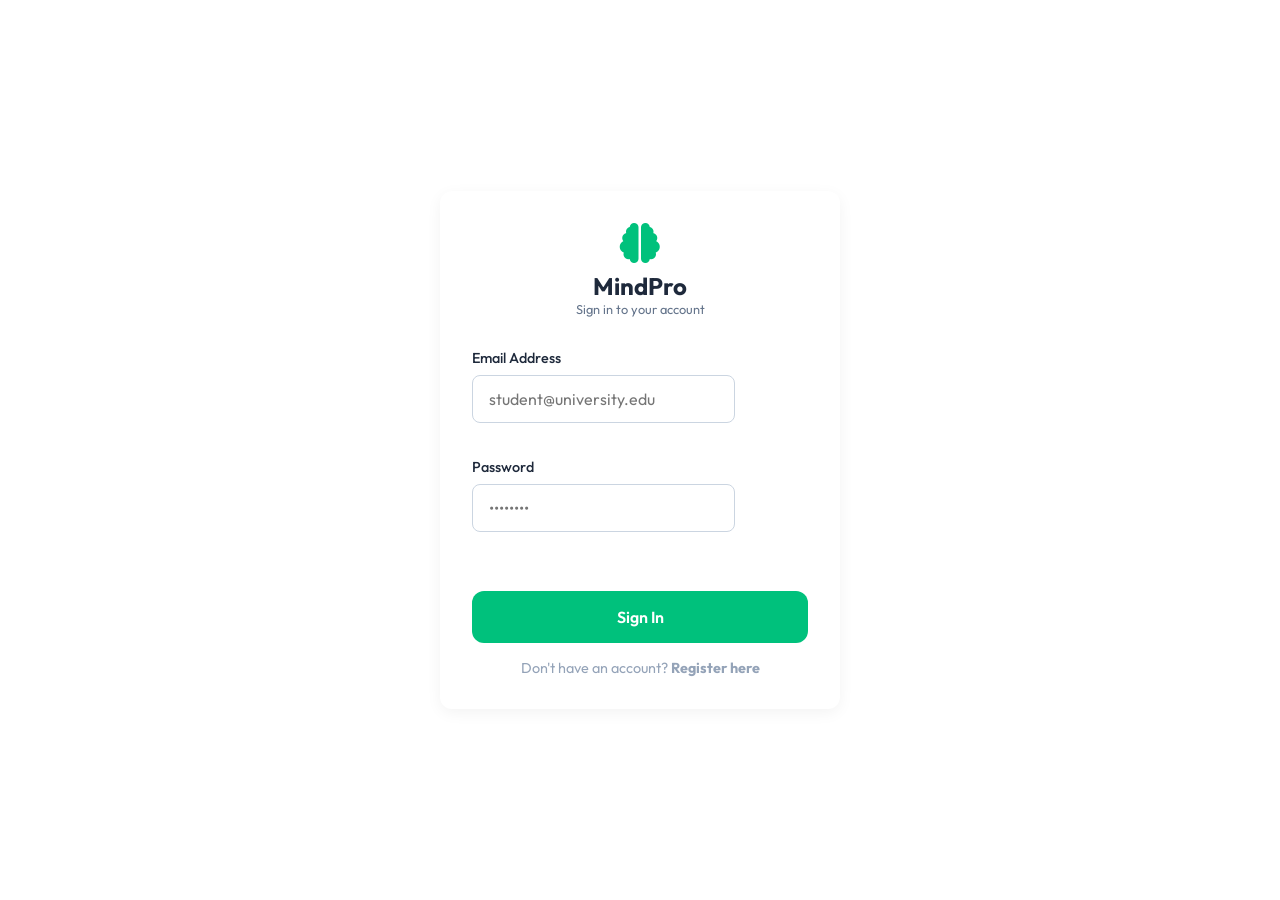
<file: static/index.html>
<!DOCTYPE html>
<html lang="en">
<head>
    <meta charset="UTF-8">
    <meta name="viewport" content="width=device-width, initial-scale=1.0">
    <title>AI Mind Tracker Dashboard</title>
    <link href="https://fonts.googleapis.com/css2?family=Outfit:wght@300;400;500;600;700&display=swap" rel="stylesheet">
    <link rel="stylesheet" href="style.css">
    <!-- Icon font for sidebar -->
    <link rel="stylesheet" href="https://cdnjs.cloudflare.com/ajax/libs/font-awesome/6.4.0/css/all.min.css">
</head>
</head>
<body>
    <script>
        // Protect the dashboard route immediately
        if (!localStorage.getItem('token')) {
            window.location.href = 'login.html';
        }
    </script>
    <div class="app-layout">
        <!-- Sidebar -->
        <aside class="sidebar">
            <div class="logo">
                <i class="fa-solid fa-brain" style="color: #00c17c;"></i>
                <span>MindPro</span>
            </div>
            
            <div class="nav-section">
                <span class="nav-label">MAIN</span>
                <nav>
                    <a href="#" class="nav-link active" data-target="dashboard-view"><i class="fa-solid fa-house"></i> Dashboard</a>
                    <a href="#" id="open-log-btn"><i class="fa-solid fa-pen-to-square"></i> Log Day</a>
                    <a href="#" class="nav-link" data-target="routine-view"><i class="fa-solid fa-calendar-check"></i> Routine</a>
                </nav>
            </div>

            <div class="nav-section">
                <span class="nav-label">OTHER</span>
                <nav>
                    <a href="#" class="nav-link" data-target="settings-view"><i class="fa-solid fa-gear"></i> Settings</a>
                    <a href="#" class="nav-link" data-target="help-view"><i class="fa-regular fa-circle-question"></i> Help</a>
                </nav>
            </div>
        </aside>

        <!-- Main Content -->
        <main class="main-content">
            <!-- Top Header -->
            <header class="top-header">
                <div class="page-title">Home page</div>
                <div class="user-profile">
                    <i class="fa-regular fa-bell"></i>
                    <div class="avatar">👨‍🎓</div>
                    <span class="user-name" id="display-user-name">Student User</span>
                    <button id="logout-btn" class="btn-primary-outline" style="padding: 0.25rem 0.75rem; font-size: 0.8rem; margin-left: 1rem;">Logout</button>
                </div>
            </header>

            <!-- Scrollable Content: Dashboard -->
            <div class="view-content active" id="dashboard-view">
                
                <!-- Greeting Banner -->
                <div class="greeting-banner">
                    Great effort so far! Keep up the hard work, and maintain your sleep schedule to reach full potential!
                    <button class="close-banner"><i class="fa-solid fa-xmark"></i></button>
                </div>

                <!-- Dashboard Grid -->
                <div class="dashboard-grid">
                    
                    <!-- Top Left: Overall Performance -->
                    <div class="card performance-card">
                        <h3>Overall Performance</h3>
                        <span class="subtitle">Based on historical data</span>
                        <div class="semi-circle-chart">
                            <div class="semi-circle-bg"></div>
                            <div class="semi-circle-fill" id="perf-fill" style="transform: rotate(45deg);"></div>
                            <div class="semi-circle-inner">
                                <span class="perf-score" id="perf-score-text">0%</span>
                                <span class="perf-label">PRODUCTIVITY</span>
                            </div>
                        </div>
                    </div>

                    <!-- Top Right: Stat Quick View (2x2 grid) -->
                    <div class="card stats-grid">
                        <div class="stat-item">
                            <div class="stat-icon bg-green-light"><i class="fa-solid fa-book-open" style="color: #00c17c;"></i></div>
                            <div class="stat-info">
                                <span class="stat-title">Avg Study</span>
                                <span class="stat-value" id="avg-study">0h</span>
                            </div>
                            <div class="stat-circle border-green" id="study-ring">--</div>
                        </div>
                        <div class="stat-item">
                            <div class="stat-icon bg-orange-light"><i class="fa-solid fa-bed" style="color: #ff9800;"></i></div>
                            <div class="stat-info">
                                <span class="stat-title">Avg Sleep</span>
                                <span class="stat-value" id="avg-sleep">0h</span>
                            </div>
                            <div class="stat-circle border-orange" id="sleep-ring">--</div>
                        </div>
                        <div class="stat-item">
                            <div class="stat-icon bg-purple-light"><i class="fa-solid fa-mobile-screen" style="color: #9c27b0;"></i></div>
                            <div class="stat-info">
                                <span class="stat-title">Avg Screen</span>
                                <span class="stat-value" id="avg-phone">0h</span>
                            </div>
                            <div class="stat-circle border-purple" id="phone-ring">--</div>
                        </div>
                        <div class="stat-item">
                            <div class="stat-icon bg-blue-light"><i class="fa-solid fa-heart-pulse" style="color: #2196f3;"></i></div>
                            <div class="stat-info">
                                <span class="stat-title">Risk Level</span>
                                <span class="stat-value" id="cur-risk">Low</span>
                            </div>
                            <div class="stat-circle border-blue"><i class="fa-solid fa-check"></i></div>
                        </div>
                    </div>

                    <!-- Recent Logs (Bottom Left) -->
                    <div class="card recent-logs-card">
                        <div class="card-header">
                            <h3>Recent Logs <span id="log-count">(0)</span></h3>
                        </div>
                        
                        <div class="logs-table-wrapper">
                            <table class="logs-table">
                                <thead>
                                    <tr>
                                        <th>Date</th>
                                        <th>Mood</th>
                                        <th>Productivity</th>
                                        <th>Risk</th>
                                        <th></th>
                                    </tr>
                                </thead>
                                <tbody id="history-container">
                                    <!-- Populated by JS -->
                                    <tr>
                                        <td colspan="5" class="empty-state">Loading data...</td>
                                    </tr>
                                </tbody>
                            </table>
                        </div>
                    </div>

                    <!-- Right Sidebar Widgets -->
                    <div class="right-widgets">
                        
                        <!-- Streak Widget -->
                        <div class="card streak-card">
                            <h3>Current Streak</h3>
                            <p class="streak-text">You've logged <span id="streak-count">0</span> days in a row.</p>
                            
                            <div class="streak-days">
                                <div class="day active"><i class="fa-solid fa-fire text-orange"></i><span>Mon</span></div>
                                <div class="day active"><i class="fa-solid fa-fire text-orange"></i><span>Tue</span></div>
                                <div class="day active"><i class="fa-solid fa-fire text-orange"></i><span>Wed</span></div>
                                <div class="day"><i class="fa-solid fa-fire text-gray"></i><span>Thu</span></div>
                                <div class="day"><i class="fa-solid fa-fire text-gray"></i><span>Fri</span></div>
                            </div>
                        </div>

                        <!-- Action Plan / Suggestions Widget -->
                        <div class="card action-plan-card">
                            <h3>AI Action Plan</h3>
                            
                            <div class="action-item" id="ai-suggestion-primary">
                                <div class="ai-icon"><i class="fa-solid fa-robot"></i></div>
                                <div>
                                    <h4>Latest Recommendation</h4>
                                    <p class="suggestion-text">Log a day to see suggestions.</p>
                                </div>
                            </div>
                            
                            <button class="btn-primary-outline w-100" id="open-log-btn-2">Log Today's Data</button>
                        </div>

                        <!-- Smart Insights Widget -->
                        <div class="card insights-card" id="insights-widget">
                            <h3>Smart Insights</h3>
                            <p class="subtitle">AI Behavioral Trends</p>
                            <div id="insights-container">
                                <p class="suggestion-text">Log a few more days to unlock behavioral analysis.</p>
                            </div>
                        </div>
                    </div>

                </div>
            </div>

            <!-- Scrollable Content: Routine View -->
            <div class="view-content hidden" id="routine-view">
                <div class="view-header">
                    <h2>Your ML-Generated Routine</h2>
                    <p class="subtitle">Based on your latest Burnout Risk and Productivity Analysis (Machine Learning)</p>
                </div>
                
                <div class="routine-list" id="routine-container">
                    <!-- Populated by JS -->
                    <div class="empty-state">Load a log to generate an ML routine.</div>
                </div>
            </div>

            <!-- Scrollable Content: Settings View -->
            <div class="view-content hidden" id="settings-view">
                <div class="view-header">
                    <h2>Settings & Configuration</h2>
                    <p class="subtitle">Manage constraints and application preferences</p>
                </div>
                
                <div class="card settings-card">
                    <div class="settings-group">
                        <h4>Account Information</h4>
                        <div class="flex-row">
                            <label>Name</label>
                            <input type="text" value="Student User" class="form-input">
                        </div>
                        <div class="flex-row">
                            <label>Email</label>
                            <input type="email" value="student@university.edu" class="form-input">
                        </div>
                    </div>
                    
                    <hr class="divider">
                    
                    <div class="settings-group">
                        <h4>Preferences</h4>
                        <div class="toggle-row">
                            <span>Enable Notifications (Web)</span>
                            <label class="switch">
                                <input type="checkbox" checked>
                                <span class="slider round"></span>
                            </label>
                        </div>
                        <div class="toggle-row">
                            <span>Strict Study Caps (Max 10hrs)</span>
                            <label class="switch">
                                <input type="checkbox">
                                <span class="slider round"></span>
                            </label>
                        </div>
                        <div class="toggle-row">
                            <span>Dark Mode (Coming Soon)</span>
                            <label class="switch">
                                <input type="checkbox" disabled>
                                <span class="slider round"></span>
                            </label>
                        </div>
                    </div>
                    
                    <button class="btn-primary" style="width: auto;">Save Changes</button>
                </div>
            </div>

            <!-- Scrollable Content: Help View -->
            <div class="view-content hidden" id="help-view">
                <div class="view-header">
                    <h2>Help & Support Center</h2>
                    <p class="subtitle">Find answers or contact an academic counselor.</p>
                </div>
                
                <div class="search-bar">
                    <i class="fa-solid fa-magnifying-glass"></i>
                    <input type="text" placeholder="Search for help... (e.g. 'How is Burnout calculated?')">
                </div>
                
                <div class="faq-grid">
                    <div class="faq-card">
                        <h5><i class="fa-solid fa-brain text-blue"></i> How does the ML model work?</h5>
                        <p>We use a Scikit-Learn RandomForestClassifier trained on simulated student lifestyle data to predict burnout likelihood.</p>
                    </div>
                    <div class="faq-card">
                        <h5><i class="fa-solid fa-user-shield text-green"></i> Is my data private?</h5>
                        <p>Yes, all your logs are saved locally in a SQLite database file (`mental_health.db`). It is not sent to external servers.</p>
                    </div>
                    <div class="faq-card">
                        <h5><i class="fa-solid fa-stopwatch text-orange"></i> Why did my productivity drop?</h5>
                        <p>Typically, study sessions longer than 8 hours without adequate sleep result in strongly penalized productivity scores to encourage breaks.</p>
                    </div>
                </div>
            </div>

        </main>
    </div>

    <!-- Log Modal -->
    <div class="modal-overlay hidden" id="log-modal">
        <div class="modal-card">
            <div class="modal-header">
                <h2>Log Today's Reality</h2>
                <button class="close-modal" id="close-modal"><i class="fa-solid fa-xmark"></i></button>
            </div>
            
            <form id="tracker-form">
                <div class="form-group mood-selector">
                    <label>How's your mood?</label>
                    <div class="emoji-group">
                        <input type="radio" id="mood-bad" name="mood" value="bad" required>
                        <label for="mood-bad" class="emoji-btn">😫</label>

                        <input type="radio" id="mood-ok" name="mood" value="ok" checked>
                        <label for="mood-ok" class="emoji-btn">😐</label>

                        <input type="radio" id="mood-great" name="mood" value="great">
                        <label for="mood-great" class="emoji-btn">🚀</label>
                    </div>
                </div>

                <div class="form-group">
                    <label for="study-hours">Study Hours</label>
                    <input type="number" id="study-hours" min="0" max="24" step="0.5" placeholder="e.g. 4.5" required>
                </div>

                <div class="form-group">
                    <label for="sleep-hours">Sleep Hours</label>
                    <input type="number" id="sleep-hours" min="0" max="24" step="0.5" placeholder="e.g. 7" required>
                </div>

                <div class="form-group">
                    <label for="sleep-bedtime">What time did you sleep?</label>
                    <input type="time" id="sleep-bedtime" required>
                </div>

                <div class="form-group">
                    <label for="sleep-quality">Sleep Quality (1-5)</label>
                    <select id="sleep-quality" class="form-input" required>
                        <option value="1">1 - Poor</option>
                        <option value="2">2 - Fair</option>
                        <option value="3" selected>3 - OK</option>
                        <option value="4">4 - Good</option>
                        <option value="5">5 - Excellent</option>
                    </select>
                </div>

                <div class="form-group">
                    <label for="comment">Notes / Reflection</label>
                    <textarea id="comment" class="form-input" rows="3" placeholder="How was your day truly? Any specific wins or stressors?"></textarea>
                </div>

                <div class="form-group">
                    <label for="phone-hours">Phone Screen Time (Hrs)</label>
                    <input type="number" id="phone-hours" min="0" max="24" step="0.5" placeholder="e.g. 3" required>
                </div>
                
                <div class="form-group">
                    <label for="stress-level">Stress Level (1-5)</label>
                    <input type="number" id="stress-level" min="1" max="5" step="1" placeholder="e.g. 3" required>
                </div>

                <button type="submit" class="btn-primary" id="analyze-btn">
                    <span>Submit & Analyze</span>
                    <div class="loader hidden"></div>
                </button>
            </form>
        </div>
    </div>

    <script src="app.js"></script>
</body>
</html>
</file>
<file: static/style.css>
:root {
    --bg-main: #f8fbfa;
    --bg-sidebar: #ffffff;
    --card-bg: #ffffff;
    
    --text-dark: #1e293b;
    --text-muted: #64748b;
    --text-light: #94a3b8;
    
    --primary: #00c17c;
    --primary-hover: #00a86b;
    --primary-light: #e6f9f2;
    
    --orange: #ff9800;
    --orange-light: #fff5e6;
    
    --purple: #9c27b0;
    --purple-light: #fae6fa;
    
    --blue: #2196f3;
    --blue-light: #e6f4ff;

    --red: #ef4444;
    --red-light: #fee2e2;
    
    --border-color: #f1f5f9;
    --shadow-soft: 0 4px 6px -1px rgba(0, 0, 0, 0.05), 0 2px 4px -1px rgba(0, 0, 0, 0.03);
}

* {
    margin: 0;
    padding: 0;
    box-sizing: border-box;
    font-family: 'Outfit', sans-serif;
}

body {
    background-color: var(--bg-main);
    color: var(--text-dark);
    height: 100vh;
    overflow: hidden;
}

/* Layout */
.app-layout {
    display: flex;
    height: 100vh;
}

/* Sidebar */
.sidebar {
    width: 240px;
    background: var(--bg-sidebar);
    border-right: 1px solid var(--border-color);
    padding: 1.5rem 0;
    display: flex;
    flex-direction: column;
}

.logo {
    font-size: 1.5rem;
    font-weight: 700;
    color: var(--text-dark);
    padding: 0 1.5rem;
    margin-bottom: 2rem;
    display: flex;
    align-items: center;
    gap: 0.5rem;
}

.nav-section {
    margin-bottom: 2rem;
}

.nav-label {
    font-size: 0.75rem;
    font-weight: 600;
    color: var(--text-light);
    padding: 0 1.5rem;
    margin-bottom: 0.5rem;
    display: block;
    letter-spacing: 0.05em;
}

.sidebar nav a {
    display: flex;
    align-items: center;
    gap: 1rem;
    text-decoration: none;
    color: var(--text-muted);
    padding: 0.75rem 1.5rem;
    font-weight: 500;
    transition: all 0.2s;
}

.sidebar nav a:hover {
    color: var(--primary);
    background: var(--primary-light);
}

.sidebar nav a.active {
    color: white;
    background: var(--primary);
    border-radius: 0 20px 20px 0;
    margin-right: 1rem;
}

.sidebar nav a i {
    width: 20px;
    text-align: center;
}

/* Main Content Area */
.main-content {
    flex: 1;
    display: flex;
    flex-direction: column;
    overflow-y: auto;
}

/* Top Header */
.top-header {
    background: var(--bg-sidebar);
    border-bottom: 1px solid var(--border-color);
    padding: 1rem 2rem;
    display: flex;
    justify-content: space-between;
    align-items: center;
    position: sticky;
    top: 0;
    z-index: 10;
}

.page-title {
    font-weight: 600;
    color: var(--text-muted);
}

.user-profile {
    display: flex;
    align-items: center;
    gap: 1.5rem;
}

.user-profile i.fa-bell {
    color: var(--text-muted);
    font-size: 1.2rem;
    cursor: pointer;
}

.avatar {
    width: 36px;
    height: 36px;
    background: var(--primary-light);
    border-radius: 50%;
    display: flex;
    align-items: center;
    justify-content: center;
    font-size: 1.2rem;
}

.user-name {
    font-size: 0.9rem;
    font-weight: 500;
}

/* Dashboard Content */
.dashboard-content {
    padding: 2rem;
    max-width: 1400px;
    margin: 0 auto;
    width: 100%;
}

/* Greeting Banner */
.greeting-banner {
    background: #e8f5e9;
    color: #2e7d32;
    padding: 1rem 1.5rem;
    border-radius: 12px;
    margin-bottom: 2rem;
    font-weight: 500;
    display: flex;
    justify-content: space-between;
    align-items: center;
}

.close-banner {
    background: transparent;
    border: none;
    color: #2e7d32;
    cursor: pointer;
    font-size: 1.2rem;
}

/* Grid Layout */
.dashboard-grid {
    display: grid;
    grid-template-columns: 2fr 3fr 2fr;
    grid-template-rows: auto auto;
    gap: 1.5rem;
}

.card {
    background: var(--card-bg);
    border-radius: 16px;
    padding: 1.5rem;
    box-shadow: var(--shadow-soft);
    border: 1px solid var(--border-color);
}

.card h3 {
    font-size: 1.1rem;
    font-weight: 600;
    margin-bottom: 0.2rem;
    color: var(--text-dark);
}

.subtitle {
    font-size: 0.8rem;
    color: var(--text-muted);
    display: block;
    margin-bottom: 1.5rem;
}

/* Performance Semi Circle Chart */
.semi-circle-chart {
    position: relative;
    width: 200px;
    height: 100px;
    margin: 2rem auto;
    overflow: hidden;
}

.semi-circle-bg {
    position: absolute;
    top: 0; left: 0;
    width: 200px; height: 200px;
    border: 20px solid #f1f5f9;
    border-radius: 50%;
}

.semi-circle-fill {
    position: absolute;
    top: 0; left: 0;
    width: 200px; height: 200px;
    border: 20px solid var(--primary);
    border-radius: 50%;
    border-bottom-color: transparent;
    border-right-color: transparent;
    transform: rotate(45deg); /* Default 0% */
    transition: transform 1s ease-out;
}

.semi-circle-inner {
    position: absolute;
    bottom: 0;
    width: 100%;
    text-align: center;
}

.perf-score {
    font-size: 2.5rem;
    font-weight: 800;
    color: var(--text-dark);
    display: block;
    line-height: 1;
}

.perf-label {
    font-size: 0.75rem;
    font-weight: 600;
    color: var(--text-muted);
    letter-spacing: 0.1em;
}

/* Performance Card */
.performance-card {
    grid-column: 1 / 2;
    grid-row: 1 / 2;
}

/* Stats Quick View */
.stats-grid {
    grid-column: 2 / 3;
    grid-row: 1 / 2;
    display: grid;
    grid-template-columns: 1fr 1fr;
    grid-template-rows: 1fr 1fr;
    gap: 1rem;
    padding: 1rem;
}

.stat-item {
    display: flex;
    align-items: center;
    gap: 1rem;
    padding: 0.5rem;
}

.stat-icon {
    width: 48px;
    height: 48px;
    border-radius: 12px;
    display: flex;
    align-items: center;
    justify-content: center;
    font-size: 1.3rem;
}

.bg-green-light { background: var(--primary-light); }
.bg-orange-light { background: var(--orange-light); }
.bg-purple-light { background: var(--purple-light); }
.bg-blue-light { background: var(--blue-light); }

.stat-info {
    flex: 1;
}

.stat-title {
    display: block;
    font-size: 0.85rem;
    color: var(--text-muted);
    margin-bottom: 0.2rem;
}

.stat-value {
    font-size: 1.1rem;
    font-weight: 600;
    color: var(--text-dark);
}

.stat-circle {
    width: 40px;
    height: 40px;
    border-radius: 50%;
    display: flex;
    align-items: center;
    justify-content: center;
    font-size: 0.8rem;
    font-weight: 600;
    border: 2px solid;
}

.border-green { border-color: var(--primary); color: var(--primary); }
.border-orange { border-color: var(--orange); color: var(--orange); }
.border-purple { border-color: var(--purple); color: var(--purple); }
.border-blue { border-color: var(--blue); color: var(--blue); }

/* Recent Logs Table */
.recent-logs-card {
    grid-column: 1 / 3;
    grid-row: 2 / 3;
}

.card-header {
    margin-bottom: 1.5rem;
}

.logs-table-wrapper {
    overflow-x: auto;
}

.logs-table {
    width: 100%;
    border-collapse: collapse;
}

.logs-table th {
    text-align: left;
    color: var(--text-muted);
    font-weight: 500;
    font-size: 0.9rem;
    padding-bottom: 1rem;
    border-bottom: 1px solid var(--border-color);
}

.logs-table td {
    padding: 1rem 0;
    border-bottom: 1px solid var(--border-color);
    vertical-align: middle;
}

.logs-table tr:last-child td {
    border-bottom: none;
}

.log-date {
    display: flex;
    align-items: center;
    gap: 0.5rem;
    font-weight: 500;
}

.log-date .emoji {
    font-size: 1.5rem;
}

.progress-bar {
    width: 100px;
    height: 6px;
    background: #e2e8f0;
    border-radius: 3px;
    margin-right: 10px;
    display: inline-block;
}

.progress-fill {
    height: 100%;
    background: var(--primary);
    border-radius: 3px;
}

.flex-align {
    display: flex;
    align-items: center;
}

.status-badge {
    padding: 0.3rem 0.8rem;
    border-radius: 20px;
    font-size: 0.8rem;
    font-weight: 600;
    display: inline-block;
}

.badge-low { background: var(--primary-light); color: var(--primary); border: 1px solid var(--primary); }
.badge-medium { background: var(--orange-light); color: var(--orange); border: 1px solid var(--orange); }
.badge-high { background: var(--red-light); color: var(--red); border: 1px solid var(--red); }

/* Right Widgets */
.right-widgets {
    grid-column: 3 / 4;
    grid-row: 1 / 3;
    display: flex;
    flex-direction: column;
    gap: 1.5rem;
}

.streak-text {
    font-size: 0.9rem;
    color: var(--text-muted);
    margin-bottom: 1rem;
}

.streak-days {
    display: flex;
    justify-content: space-between;
}

.day {
    display: flex;
    flex-direction: column;
    align-items: center;
    gap: 0.5rem;
}

.day i {
    font-size: 1.2rem;
}

.day span {
    font-size: 0.8rem;
    color: var(--text-muted);
}

.text-orange { color: var(--orange); }
.text-gray { color: #cbd5e1; }

.action-plan-card {
    flex: 1;
}

.action-item {
    background: var(--bg-main);
    border: 1px solid var(--border-color);
    border-radius: 12px;
    padding: 1rem;
    margin-bottom: 1.5rem;
    display: flex;
    gap: 1rem;
    align-items: flex-start;
}

.ai-icon {
    background: var(--blue-light);
    color: var(--blue);
    width: 36px; height: 36px;
    border-radius: 8px;
    display: flex;
    align-items: center;
    justify-content: center;
}

.action-item h4 {
    font-size: 0.95rem;
    margin-bottom: 0.3rem;
}

.suggestion-text {
    font-size: 0.85rem;
    color: var(--text-muted);
    line-height: 1.4;
}

/* Modal */
.modal-overlay {
    position: fixed;
    top: 0; left: 0; right: 0; bottom: 0;
    background: rgba(0,0,0,0.5);
    display: flex;
    align-items: center;
    justify-content: center;
    z-index: 100;
    opacity: 1;
    transition: opacity 0.3s;
}

.modal-overlay.hidden {
    opacity: 0;
    pointer-events: none;
}

.modal-card {
    background: white;
    width: 90%;
    max-width: 450px;
    max-height: 90vh;
    overflow-y: auto;
    border-radius: 20px;
    padding: 2rem;
    box-shadow: 0 20px 25px -5px rgba(0, 0, 0, 0.1);
    transform: translateY(0);
    transition: transform 0.3s;
}

.modal-overlay.hidden .modal-card {
    transform: translateY(20px);
}

.modal-header {
    display: flex;
    justify-content: space-between;
    align-items: center;
    margin-bottom: 1.5rem;
}

.close-modal {
    background: transparent;
    border: none;
    font-size: 1.2rem;
    color: var(--text-muted);
    cursor: pointer;
}

/* Forms (re-styled for light mode) */
.form-group {
    margin-bottom: 1.2rem;
}

.form-group label {
    display: block;
    margin-bottom: 0.5rem;
    font-size: 0.9rem;
    color: var(--text-dark);
    font-weight: 500;
}

input[type="number"] {
    width: 100%;
    padding: 0.8rem 1rem;
    background: var(--bg-main);
    border: 1px solid #cbd5e1;
    border-radius: 10px;
    color: var(--text-dark);
    font-size: 1rem;
    outline: none;
    transition: border-color 0.3s;
}

input[type="number"]:focus {
    border-color: var(--primary);
}

.emoji-group {
    display: flex;
    justify-content: space-between;
    gap: 10px;
}

.emoji-group input {
    display: none;
}

.emoji-btn {
    flex: 1;
    text-align: center;
    font-size: 2rem;
    padding: 0.5rem;
    background: var(--bg-main);
    border: 1px solid #cbd5e1;
    border-radius: 15px;
    cursor: pointer;
    transition: all 0.2s ease;
    filter: grayscale(100%);
    opacity: 0.6;
}

.emoji-group input:checked + .emoji-btn {
    filter: grayscale(0%);
    opacity: 1;
    border-color: var(--primary);
    background: var(--primary-light);
}

/* Buttons */
.btn-primary {
    width: 100%;
    padding: 1rem;
    background: var(--primary);
    color: white;
    border: none;
    border-radius: 12px;
    font-size: 1rem;
    font-weight: 600;
    cursor: pointer;
    transition: background 0.3s;
    display: flex;
    justify-content: center;
    margin-top: 1.5rem;
}

.btn-primary:hover {
    background: var(--primary-hover);
}

.btn-primary-outline {
    width: 100%;
    padding: 0.8rem;
    background: transparent;
    color: var(--primary);
    border: 1px solid var(--primary);
    border-radius: 10px;
    font-size: 0.9rem;
    font-weight: 600;
    cursor: pointer;
    transition: all 0.3s;
}

.btn-primary-outline:hover {
    background: var(--primary-light);
}

.w-100 { width: 100%; }

/* View Management */
.view-content {
    padding: 2rem;
    max-width: 1400px;
    margin: 0 auto;
    width: 100%;
}

.view-header {
    margin-bottom: 2rem;
}

.view-header h2 {
    font-size: 1.8rem;
    color: var(--text-dark);
}

/* Routine View */
.routine-list {
    display: flex;
    flex-direction: column;
    gap: 1rem;
    max-width: 800px;
}

.routine-card {
    background: var(--card-bg);
    border-radius: 12px;
    padding: 1.5rem;
    box-shadow: var(--shadow-soft);
    border: 1px solid var(--border-color);
    display: flex;
    gap: 1.5rem;
    align-items: flex-start;
}

.routine-time {
    font-weight: 700;
    color: var(--primary);
    min-width: 80px;
}

.routine-details h4 {
    margin-bottom: 0.5rem;
    font-size: 1.1rem;
}

.routine-details p {
    color: var(--text-muted);
    font-size: 0.95rem;
    line-height: 1.5;
}

/* Settings View */
.settings-card {
    max-width: 800px;
}

.settings-group {
    margin-bottom: 2rem;
}

.settings-group h4 {
    font-size: 1.2rem;
    margin-bottom: 1.5rem;
    color: var(--text-dark);
}

.flex-row {
    display: flex;
    align-items: center;
    margin-bottom: 1rem;
}

.flex-row label {
    width: 150px;
    font-weight: 500;
    color: var(--text-muted);
}

.form-input {
    flex: 1;
    padding: 0.8rem 1rem;
    border: 1px solid #cbd5e1;
    border-radius: 8px;
    outline: none;
    font-size: 1rem;
}

.form-input:focus {
    border-color: var(--primary);
}

.divider {
    border: none;
    height: 1px;
    background: var(--border-color);
    margin: 2rem 0;
}

.toggle-row {
    display: flex;
    justify-content: space-between;
    align-items: center;
    margin-bottom: 1rem;
    padding: 0.5rem 0;
}

/* Toggle Switch */
.switch {
    position: relative;
    display: inline-block;
    width: 50px;
    height: 28px;
}

.switch input { 
    opacity: 0;
    width: 0;
    height: 0;
}

.slider {
    position: absolute;
    cursor: pointer;
    top: 0; left: 0; right: 0; bottom: 0;
    background-color: #cbd5e1;
    transition: .4s;
}

.slider:before {
    position: absolute;
    content: "";
    height: 20px;
    width: 20px;
    left: 4px;
    bottom: 4px;
    background-color: white;
    transition: .4s;
}

input:checked + .slider {
    background-color: var(--primary);
}

input:checked + .slider:before {
    transform: translateX(22px);
}

.slider.round {
    border-radius: 34px;
}

.slider.round:before {
    border-radius: 50%;
}

/* Help View */
.search-bar {
    max-width: 800px;
    position: relative;
    margin-bottom: 2rem;
}

.search-bar i {
    position: absolute;
    left: 1.5rem;
    top: 50%;
    transform: translateY(-50%);
    color: var(--text-muted);
    font-size: 1.2rem;
}

.search-bar input {
    width: 100%;
    padding: 1.2rem 1.2rem 1.2rem 3.5rem;
    border: 1px solid var(--border-color);
    border-radius: 12px;
    font-size: 1.1rem;
    box-shadow: var(--shadow-soft);
    outline: none;
}

.search-bar input:focus {
    border-color: var(--primary);
}

.faq-grid {
    display: grid;
    grid-template-columns: repeat(auto-fill, minmax(300px, 1fr));
    gap: 1.5rem;
    max-width: 1000px;
}

.faq-card {
    background: var(--card-bg);
    border: 1px solid var(--border-color);
    border-radius: 12px;
    padding: 1.5rem;
    box-shadow: var(--shadow-soft);
}

.faq-card h5 {
    font-size: 1.1rem;
    margin-bottom: 1rem;
    display: flex;
    align-items: center;
    gap: 0.5rem;
}

.faq-card p {
    color: var(--text-muted);
    font-size: 0.95rem;
    line-height: 1.6;
}

/* Utility */
.empty-state {
    text-align: center;
    color: var(--text-muted);
    padding: 2rem !important;
}

.hidden { display: none !important; }

/* Loader */
.loader {
    border: 3px solid rgba(0,0,0,0.1);
    border-radius: 50%;
    border-top: 3px solid white;
    width: 20px;
    height: 20px;
    animation: spin 1s linear infinite;
}

@keyframes spin {
    0% { transform: rotate(0deg); }
    100% { transform: rotate(360deg); }
}
</file>
